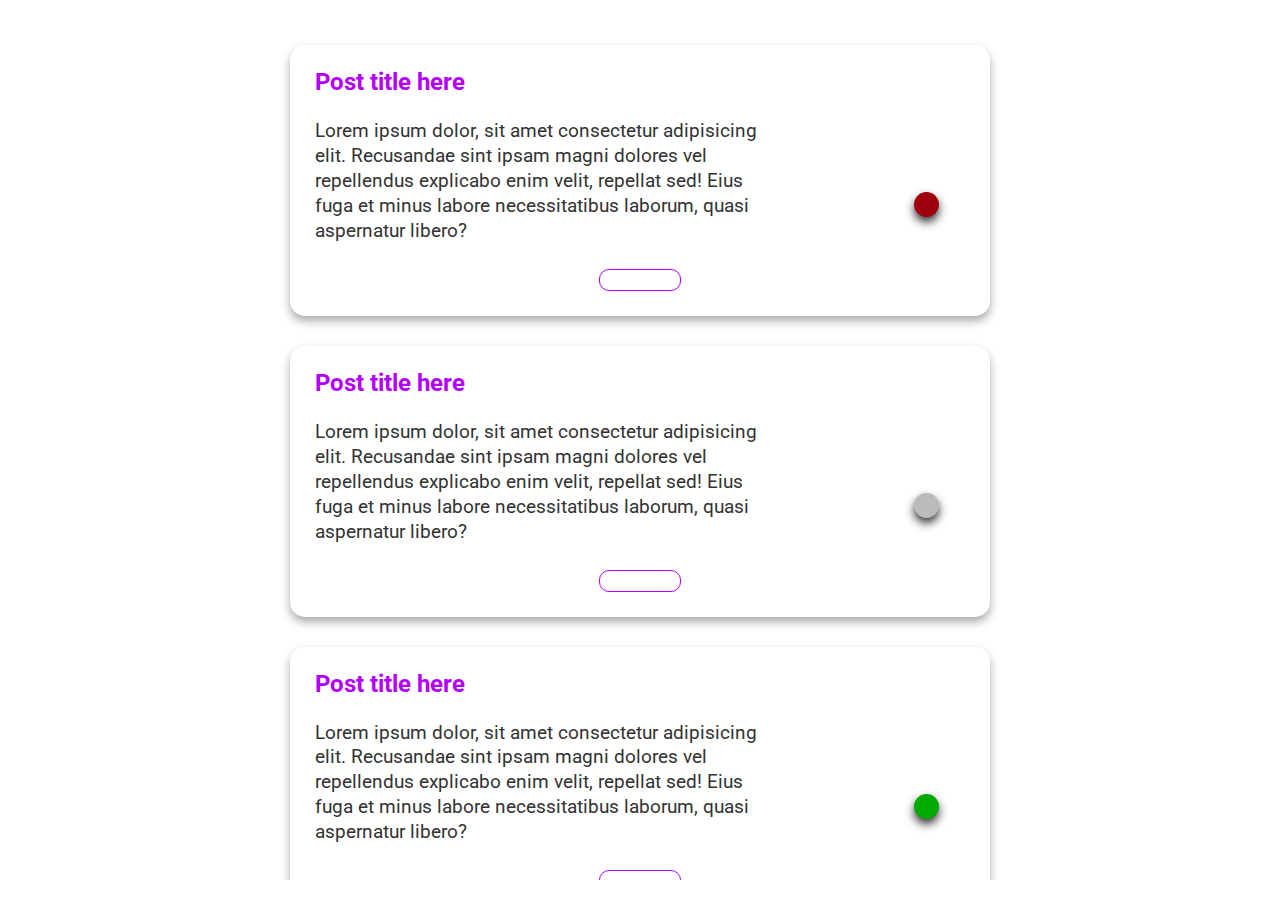
<file: PostCard/index.html>
<!DOCTYPE html>
<html lang="en">

<head>
    <meta charset="UTF-8">
    <meta http-equiv="X-UA-Compatible" content="IE=edge">
    <meta name="viewport" content="width=device-width, initial-scale=1.0">
    <title>Document</title>
    <link rel="stylesheet" href="css/PostCard.css">
    <link rel="stylesheet" href="css/base.css">
    <link rel="stylesheet" href="https://cdnjs.cloudflare.com/ajax/libs/font-awesome/5.15.3/css/all.min.css"
        integrity="sha512-iBBXm8fW90+nuLcSKlbmrPcLa0OT92xO1BIsZ+ywDWZCvqsWgccV3gFoRBv0z+8dLJgyAHIhR35VZc2oM/gI1w=="
        crossorigin="anonymous" referrerpolicy="no-referrer" />
</head>

<body>
    <div class="post-cards-container">
        <!-- example without photo and status his-busy ** only switch his class to change status ** -->
        <div class="post-card">
            <div class="post-header">
                <span class="post-title">Post title here</span>
            </div>
            <div class="post-body">
                <div class="post-text">Lorem ipsum dolor, sit amet consectetur adipisicing elit. Recusandae sint ipsam
                    magni dolores vel repellendus explicabo enim velit, repellat sed! Eius fuga et minus labore
                    necessitatibus laborum, quasi aspernatur libero?
                </div>
                <div class="post-profile">
                    <div class="post-profile-photo">
                        <span><i class="fas fa-user-circle"></i></span>
                        <div class="profile-status his-busy"></div>
                    </div>
                </div>
            </div>
            <div class="post-buttons-group">
                <a href="" class="post-button-soft button-soft-default"><span><i class="fas fa-share"></i></span></a>
            </div>
        </div>
         <!-- example without photo and status his-offline ** only switch his class to change status ** -->
        <div class="post-card">
            <div class="post-header">
                <span class="post-title">Post title here</span>
            </div>
            <div class="post-body">
                <div class="post-text">Lorem ipsum dolor, sit amet consectetur adipisicing elit. Recusandae sint ipsam
                    magni dolores vel repellendus explicabo enim velit, repellat sed! Eius fuga et minus labore
                    necessitatibus laborum, quasi aspernatur libero?
                </div>
                <div class="post-profile">
                    <div class="post-profile-photo">
                        <span><i class="fas fa-user-circle"></i></span>
                        <div class="profile-status his-offline"></div>
                    </div>
                </div>
            </div>
            <div class="post-buttons-group">
                <a href="" class="post-button-soft button-soft-default"><span><i class="fas fa-share"></i></span></a>
            </div>
        </div>
         <!-- example without photo and status his-online ** only switch his class to change status ** -->
        <div class="post-card">
            <div class="post-header">
                <span class="post-title">Post title here</span>
            </div>
            <div class="post-body">
                <div class="post-text">Lorem ipsum dolor, sit amet consectetur adipisicing elit. Recusandae sint ipsam
                    magni dolores vel repellendus explicabo enim velit, repellat sed! Eius fuga et minus labore
                    necessitatibus laborum, quasi aspernatur libero?
                </div>
                <div class="post-profile">
                    <div class="post-profile-photo">
                        <span><i class="fas fa-user-circle"></i></span>
                        <div class="profile-status his-online"></div>
                    </div>
                </div>
            </div>
            <div class="post-buttons-group">
                <a href="" class="post-button-soft button-soft-default"><span><i class="fas fa-share"></i></span></a>
            </div>
        </div>
        <!-- example with photo ** add his-hide in icon span and post-profile-photo background-image ** -->
        <div class="post-card">
            <div class="post-header">
                <span class="post-title">Post title here</span>
            </div>
            <div class="post-body">
                <div class="post-text">Lorem ipsum dolor, sit amet consectetur adipisicing elit. Recusandae sint ipsam
                    magni dolores vel repellendus explicabo enim velit, repellat sed! Eius fuga et minus labore
                    necessitatibus laborum, quasi aspernatur libero?
                </div>
                <div class="post-profile ">
                    <div class="post-profile-photo" style=' background-image: url("https://www.leadsdeconsorcio.com.br/blog/wp-content/uploads/2019/11/25.jpg");'>
                        <span class=" his-hide"><i class="fas fa-user-circle"></i></span>
                        <div class="profile-status his-online"></div>
                    </div>
                </div>
            </div>
            <div class="post-buttons-group">
                <a href="" class="post-button-soft button-soft-default"><span><i class="fas fa-share"></i></span></a>
            </div>
        </div>
    </div>

</body>

</html>
</file>
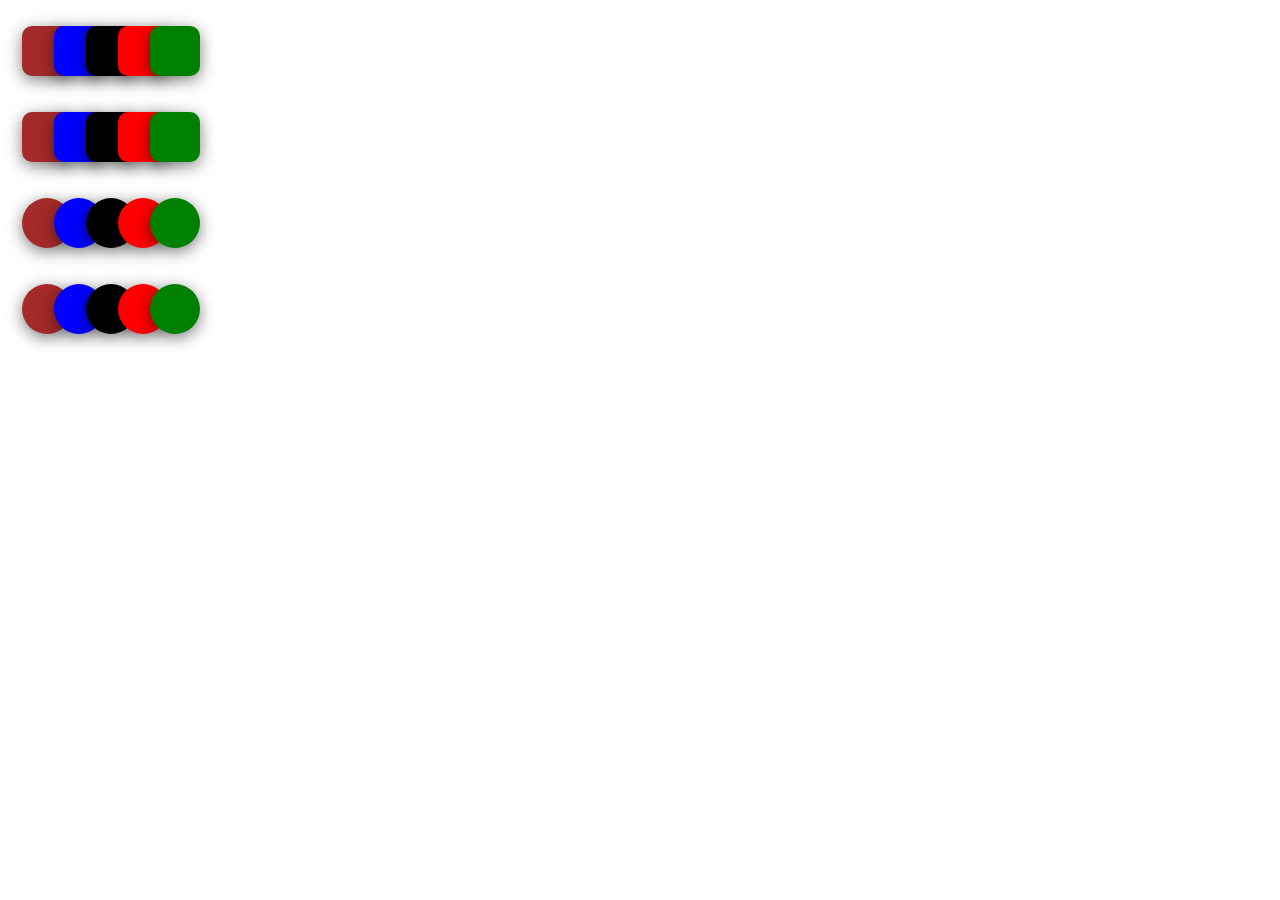
<file: ListStamps/examples.html>
<!DOCTYPE html>
<html lang="en">

<head>
    <meta charset="UTF-8">
    <meta http-equiv="X-UA-Compatible" content="IE=edge">
    <meta name="viewport" content="width=device-width, initial-scale=1.0">
    <title>Document</title>
    <link rel="stylesheet" href="css/ListStamp.css">
</head>

<body>

    <!--
    !*** all color styles are for demonstration only ***!
    -->


    <!-- default example -->
    <ul class="list-stamps">
        <li class="stamp-item" style="background-color: brown;"></li>
        <li class="stamp-item" style="background-color: blue;"></li>
        <li class="stamp-item" style="background-color: black;"></li>
        <li class="stamp-item" style="background-color: red;"></li>
        <li class="stamp-item" style="background-color: green;"></li>
    </ul>

     <!-- example with space and up animation "list-event-space" -->
    <ul class="list-stamps list-event-space">
        <li class="stamp-item" style="background-color: brown;"></li>
        <li class="stamp-item" style="background-color: blue;"></li>
        <li class="stamp-item" style="background-color: black;"></li>
        <li class="stamp-item" style="background-color: red;"></li>
        <li class="stamp-item" style="background-color: green;"></li>
    </ul>

     <!-- example with style rounded "stamp-style-rounded" -->
    <ul class="list-stamps stamp-style-rounded">
        <li class="stamp-item" style="background-color: brown;"></li>
        <li class="stamp-item" style="background-color: blue;"></li>
        <li class="stamp-item" style="background-color: black;"></li>
        <li class="stamp-item" style="background-color: red;"></li>
        <li class="stamp-item" style="background-color: green;"></li>
    </ul>

    <!-- example with style rounded "stamp-style-rounded" and space and up animation "list-event-space" -->
    <ul class="list-stamps stamp-style-rounded list-event-space">
        <li class="stamp-item" style="background-color: brown;"></li>
        <li class="stamp-item" style="background-color: blue;"></li>
        <li class="stamp-item" style="background-color: black;"></li>
        <li class="stamp-item" style="background-color: red;"></li>
        <li class="stamp-item" style="background-color: green;"></li>
    </ul>


    <script src="js/ListStamp.js"></script>
</body>

</html>
</file>
<file: PostCard/css/PostCard.css>
a{
	text-decoration: none;
}

.post-cards-container {
    display: flex;
    justify-content: center;
	justify-items: center;
    align-content: flex-start;
    align-items: flex-start;
    height: 100%;
	width: 100%;
    min-width: fit-content;
	padding:10px;
    overflow: auto;
    flex-wrap: wrap;
}

.post-card {
    background-color: #FFF;
    box-shadow: 0 5px 10px #AAA;
    border-radius: 15px;
    display: flex;
    flex-direction:column;
    height: max-content;
    flex-basis: 700px;
    padding: 15px;
    font-family: 'Roboto', sans-serif;
    position: relative;
    margin: 15px 10px;
    min-width: 440px;
}

.post-card .post-body {
    height: fit-content;
    width: 100%;
    position: relative;
    display: flex;
    flex: 1;
}

.post-card .post-header {
    padding: 10px;
    display: flex;
    justify-content: flex-start;
    justify-items: flex-start;
}

.post-header .post-title {
    font-size: 1.5em;
    color: #b300fa;
    font-weight: 700;
}

.post-body .post-profile {
    height: 100%;
    width: 30%;
    display: flex;
    flex-direction: column;
    justify-content: flex-start;
    align-items: center;
}

.post-profile .post-profile-photo {
    border-radius: 100%;
    height: 8em;
    width: 8em;
    position: relative;
    z-index: 0;
    background-repeat: no-repeat;
    background-size: cover;
}

.post-profile-photo span:first-child {
    position: absolute;
    width: fit-content;
    height: fit-content;
    font-size: 8.3em;
    z-index: 0;
}

.post-profile-photo .his-hide {
    display: none;
    z-index: -1;
}

.post-profile-photo .profile-status {
    position: absolute;
    width: 25px;
    height: 25px;
    font-size: 1em;
    border-radius: 100%;
    right: 0;
    bottom: 15px;
    z-index: 1;
    box-shadow: 0 5px 10px #333;
    font-size: 2px;
    display: flex;
    justify-content: center;
    align-items: center;
}

.post-profile-photo .his-online {
    background-color: rgb(0, 170, 0);
}
.post-profile-photo .his-offline {
    background-color: rgb(187, 187, 187);
}
.post-profile-photo .his-busy {
    background-color: rgb(158, 0, 13);
}

.post-body .post-text {
    height: 100%;
    width: 70%;
    color: #333;
    line-height: 1.3em;
    font-size: 1.2em;
    padding: 15px 10px 10px 10px;
    display: flex;
    flex-direction: column;
    justify-items: flex-start;
}

.post-buttons-group {
    display: flex;
    justify-content: center;
    align-items: center;
    justify-self: flex-end;
    margin: auto;
    height: fit-content;
    padding: 15px 10px 10px 10px;
}

.post-button-soft {
    border-radius: 10px;
    border: 0.2px solid var(--button-soft-color);
    padding: 10px 40px;
    color: var(--button-soft-color);
}

.post-button-soft:hover {
    color: white;
    background-color: var(--button-soft-color);
}

.button-soft-default {
    --button-soft-color: #b300fa;
}

@media screen and (max-width: 600px) {
    .post-card .post-body {
        flex-direction: column;
    }
    .post-body .post-profile{
        order: 0;
        width: 100%;
        padding:20px;
    }
    .post-body .post-text{
        order: 1;
        width: 100%;
        padding:20px;
        text-align: center;
    }
    .post-card{
        min-width: 0;
    }
    .post-card .post-header {
        justify-content: center;
        justify-items: center;
    }

}
</file>
<file: PostCard/css/base.css>
@import url('https://fonts.googleapis.com/css2?family=Roboto:ital,wght@0,100;0,300;0,400;0,500;0,700;0,900;1,100;1,300;1,400;1,500;1,700;1,900&display=swap');

html, body, div, span, applet, object, iframe,
h1, h2, h3, h4, h5, h6, p, blockquote, pre,
a, abbr, acronym, address, big, cite, code,
del, dfn, em, img, ins, kbd, q, s, samp,
small, strike, strong, sub, sup, tt, var,
b, u, i, center,
dl, dt, dd, ol, ul, li,
fieldset, form, label, legend,
table, caption, tbody, tfoot, thead, tr, th, td,
article, aside, canvas, details, embed, 
figure, figcaption, footer, header, hgroup, 
menu, nav, output, ruby, section, summary,
time, mark, audio, video {
	margin: 0;
	padding: 0;
	border: 0;
	font-size: 100%;
	font: inherit;
	vertical-align: baseline;
}
/* HTML5 display-role reset for older browsers */
article, aside, details, figcaption, figure, 
footer, header, hgroup, menu, nav, section {
	display: block;
}
body {
	line-height: 1;
	display: flex;
    justify-content: center;
	justify-items: center;
    align-content: flex-start;
    align-items: flex-start;
    height: 100vh;
	width: 100vw;
	padding:20px;
}
ol, ul {
	list-style: none;
}
blockquote, q {
	quotes: none;
}
blockquote:before, blockquote:after,
q:before, q:after {
	content: '';
	content: none;
}
table {
	border-collapse: collapse;
	border-spacing: 0;
}
*{
	box-sizing: border-box;
	font-family: 'Roboto', sans-serif;
}
a{
	text-decoration: none;
}
</file>
<file: ListStamps/css/ListStamp.css>
* {
    margin: 0px;
    padding: 0px;
    outline: 0px;
    box-sizing: border-box;
}

.list-stamps .stamp-item {
    border-radius: 10px;
    min-width: 50px;
    min-height: 50px;
    display: list-item;
    text-align: -webkit-match-parent;
    margin-left: -18px;
    transition: transform 0.2s ease-in-out 0s, margin 0.2s ease-in 0s;
    z-index: 0;
    background-repeat: no-repeat;
    background-size: cover;
    box-shadow: rgb(0 0 0 / 50%) 0px 4px 16px;
}

.stamp-style-rounded .stamp-item {
    border-radius: 100%;
}

.stamp-style-box .stamp-item {
    border-radius: 10px;
}

.list-stamps {
    margin: 20px 0;
    padding: 10px 0;
    list-style: none;
    display: flex;
    margin-block-start: 1em;
    margin-block-end: 1em;
    margin-inline-start: 0px;
    margin-inline-end: 0px;
    padding-inline-start: 40px;
    cursor: pointer;
}

.list-stamps .selected {
    z-index: 1;
    transform: translateY(-15px);
}

.list-event-space .selected {
    margin-left: 10px;
    margin-right: 28px;
}
</file>
